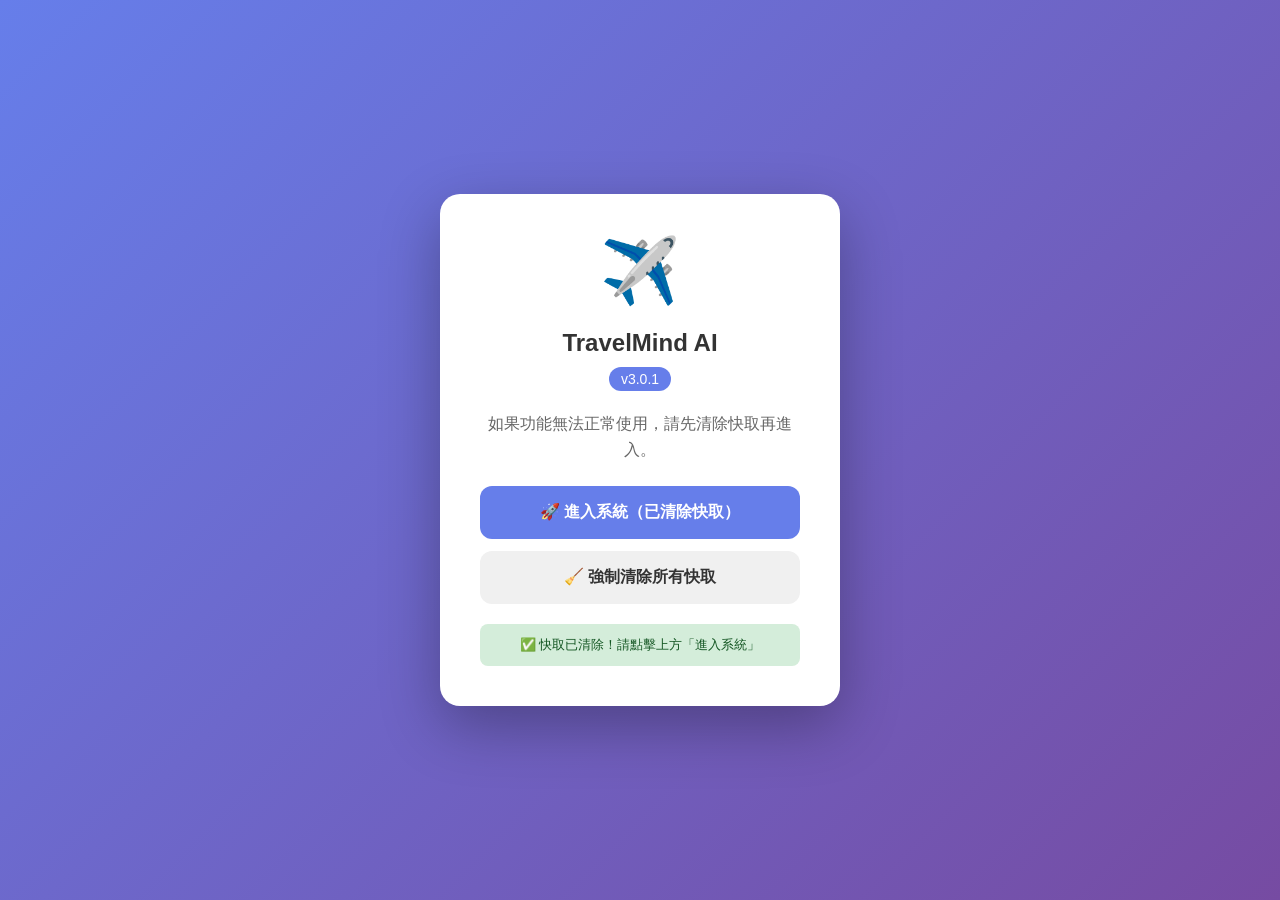
<file: clear-cache.html>
<!DOCTYPE html>
<html lang="zh-TW">
<head>
    <meta charset="UTF-8">
    <meta name="viewport" content="width=device-width, initial-scale=1.0">
    <title>TravelMind AI - Cache Clear</title>
    <style>
        * { margin: 0; padding: 0; box-sizing: border-box; }
        body {
            font-family: -apple-system, BlinkMacSystemFont, 'Segoe UI', Roboto, sans-serif;
            background: linear-gradient(135deg, #667eea 0%, #764ba2 100%);
            min-height: 100vh;
            display: flex;
            justify-content: center;
            align-items: center;
            padding: 20px;
        }
        .card {
            background: white;
            border-radius: 20px;
            padding: 40px;
            max-width: 400px;
            width: 100%;
            text-align: center;
            box-shadow: 0 20px 60px rgba(0,0,0,0.3);
        }
        .icon { font-size: 64px; margin-bottom: 20px; }
        h1 { font-size: 24px; color: #333; margin-bottom: 10px; }
        .version { 
            background: #667eea; 
            color: white; 
            padding: 4px 12px; 
            border-radius: 20px; 
            font-size: 14px;
            display: inline-block;
            margin-bottom: 20px;
        }
        p { color: #666; margin-bottom: 24px; line-height: 1.6; }
        .btn {
            display: block;
            width: 100%;
            padding: 16px;
            background: #667eea;
            color: white;
            border: none;
            border-radius: 12px;
            font-size: 16px;
            font-weight: 600;
            cursor: pointer;
            text-decoration: none;
            margin-bottom: 12px;
            transition: transform 0.2s, box-shadow 0.2s;
        }
        .btn:hover { transform: translateY(-2px); box-shadow: 0 8px 20px rgba(102,126,234,0.4); }
        .btn-secondary { background: #f0f0f0; color: #333; }
        .btn-secondary:hover { background: #e0e0e0; box-shadow: 0 4px 12px rgba(0,0,0,0.1); }
        .status { 
            margin-top: 20px; 
            padding: 12px; 
            background: #f5f5f5; 
            border-radius: 8px; 
            font-size: 13px;
            color: #666;
        }
        .status.success { background: #d4edda; color: #155724; }
        .status.error { background: #f8d7da; color: #721c24; }
    </style>
</head>
<body>
    <div class="card">
        <div class="icon">✈️</div>
        <h1>TravelMind AI</h1>
        <div class="version">v3.0.1</div>
        
        <p>如果功能無法正常使用，請先清除快取再進入。</p>
        
        <a href="./index.html?v=3.0.1&nocache=1" class="btn" id="enter-btn">
            🚀 進入系統（已清除快取）
        </a>
        
        <button class="btn btn-secondary" onclick="clearAllCache()">
            🧹 強制清除所有快取
        </button>
        
        <div class="status" id="status">
            等待操作...
        </div>
    </div>
    
    <script>
        function clearAllCache() {
            const status = document.getElementById('status');
            status.textContent = '正在清除快取...';
            status.className = 'status';
            
            let cleared = 0;
            const steps = [];
            
            // 1. Clear Cache API
            if ('caches' in window) {
                caches.keys().then(names => {
                    return Promise.all(names.map(name => {
                        steps.push('Cache: ' + name);
                        return caches.delete(name);
                    }));
                }).then(() => {
                    cleared++;
                    checkDone();
                });
            } else {
                cleared++;
            }
            
            // 2. Clear localStorage
            try {
                localStorage.clear();
                steps.push('localStorage cleared');
                cleared++;
            } catch(e) {
                cleared++;
            }
            
            // 3. Clear sessionStorage
            try {
                sessionStorage.clear();
                steps.push('sessionStorage cleared');
                cleared++;
            } catch(e) {
                cleared++;
            }
            
            // 4. Unregister Service Workers
            if ('serviceWorker' in navigator) {
                navigator.serviceWorker.getRegistrations().then(regs => {
                    return Promise.all(regs.map(reg => {
                        steps.push('SW: ' + reg.scope);
                        return reg.unregister();
                    }));
                }).then(() => {
                    cleared++;
                    checkDone();
                });
            } else {
                cleared++;
            }
            
            function checkDone() {
                if (cleared >= 4) {
                    status.innerHTML = '✅ 快取已清除！請點擊上方「進入系統」';
                    status.className = 'status success';
                    console.log('Cleared:', steps);
                }
            }
        }
        
        // Auto-clear on load
        window.addEventListener('load', function() {
            setTimeout(clearAllCache, 100);
        });
    </script>
</body>
</html>
</file>
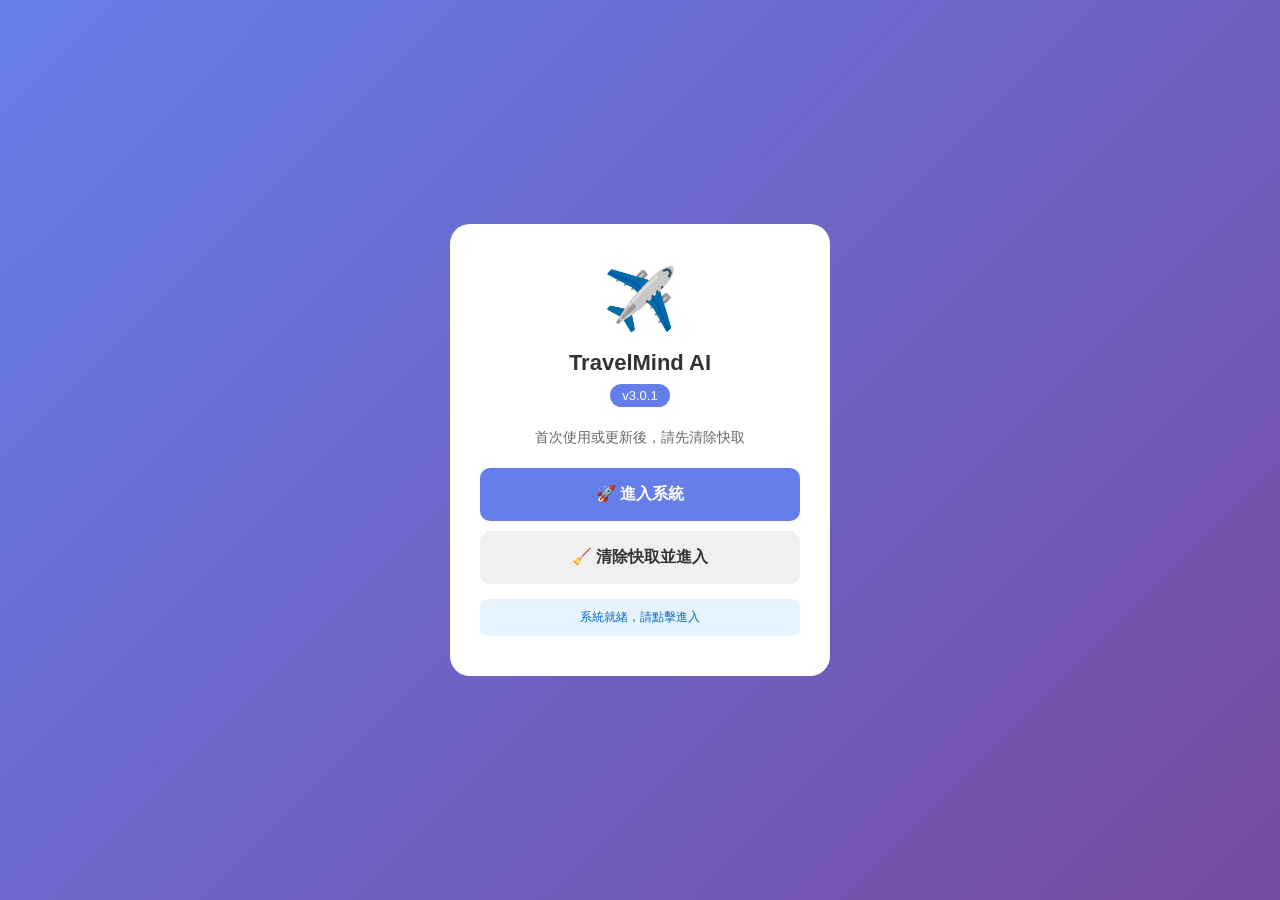
<file: start.html>
<!DOCTYPE html>
<html lang="zh-TW">
<head>
    <meta charset="UTF-8">
    <meta name="viewport" content="width=device-width, initial-scale=1.0, maximum-scale=1.0, user-scalable=no">
    <meta http-equiv="Cache-Control" content="no-cache">
    <title>TravelMind AI - 系統入口</title>
    <style>
        * { margin: 0; padding: 0; box-sizing: border-box; }
        body {
            font-family: -apple-system, BlinkMacSystemFont, sans-serif;
            background: linear-gradient(135deg, #667eea 0%, #764ba2 100%);
            min-height: 100vh;
            display: flex;
            justify-content: center;
            align-items: center;
            padding: 20px;
        }
        .card {
            background: white;
            border-radius: 20px;
            padding: 40px 30px;
            max-width: 380px;
            width: 100%;
            text-align: center;
        }
        .icon { font-size: 60px; margin-bottom: 15px; }
        h1 { font-size: 22px; color: #333; margin-bottom: 8px; }
        .version { 
            background: #667eea; 
            color: white; 
            padding: 4px 12px; 
            border-radius: 15px; 
            font-size: 13px;
            display: inline-block;
            margin-bottom: 20px;
        }
        p { color: #666; margin-bottom: 20px; line-height: 1.5; font-size: 14px; }
        .btn {
            display: block;
            width: 100%;
            padding: 16px;
            background: #667eea;
            color: white;
            border: none;
            border-radius: 10px;
            font-size: 16px;
            font-weight: 600;
            cursor: pointer;
            text-decoration: none;
            margin-bottom: 10px;
        }
        .btn:active { transform: scale(0.98); }
        .btn-secondary { background: #f0f0f0; color: #333; }
        .note { 
            margin-top: 15px; 
            padding: 10px; 
            background: #e8f4fd; 
            border-radius: 8px; 
            font-size: 12px;
            color: #0066cc;
        }
    </style>
</head>
<body>
    <div class="card">
        <div class="icon">✈️</div>
        <h1>TravelMind AI</h1>
        <div class="version">v3.0.1</div>
        
        <p>首次使用或更新後，請先清除快取</p>
        
        <a href="index.html?v=3.0.1" class="btn" id="enterBtn">
            🚀 進入系統
        </a>
        
        <button class="btn btn-secondary" onclick="clearCache()">
            🧹 清除快取並進入
        </button>
        
        <div class="note" id="status">
            點擊「進入系統」開始使用
        </div>
    </div>
    
    <script>
        function clearCache() {
            var status = document.getElementById('status');
            status.textContent = '清除中...';
            
            // Clear localStorage
            try {
                localStorage.clear();
            } catch(e) {}
            
            // Clear sessionStorage
            try {
                sessionStorage.clear();
            } catch(e) {}
            
            // Unregister Service Workers
            if ('serviceWorker' in navigator) {
                navigator.serviceWorker.getRegistrations().then(function(regs) {
                    regs.forEach(function(reg) {
                        reg.unregister();
                    });
                    // Redirect after clearing
                    setTimeout(function() {
                        window.location.href = 'index.html?v=3.0.1&fresh=1';
                    }, 500);
                }).catch(function() {
                    // If fails, redirect anyway
                    window.location.href = 'index.html?v=3.0.1&fresh=1';
                });
            } else {
                // No SW support, just redirect
                window.location.href = 'index.html?v=3.0.1&fresh=1';
            }
        }
        
        // Update status
        document.getElementById('status').textContent = '系統就緒，請點擊進入';
    </script>
</body>
</html>
</file>
